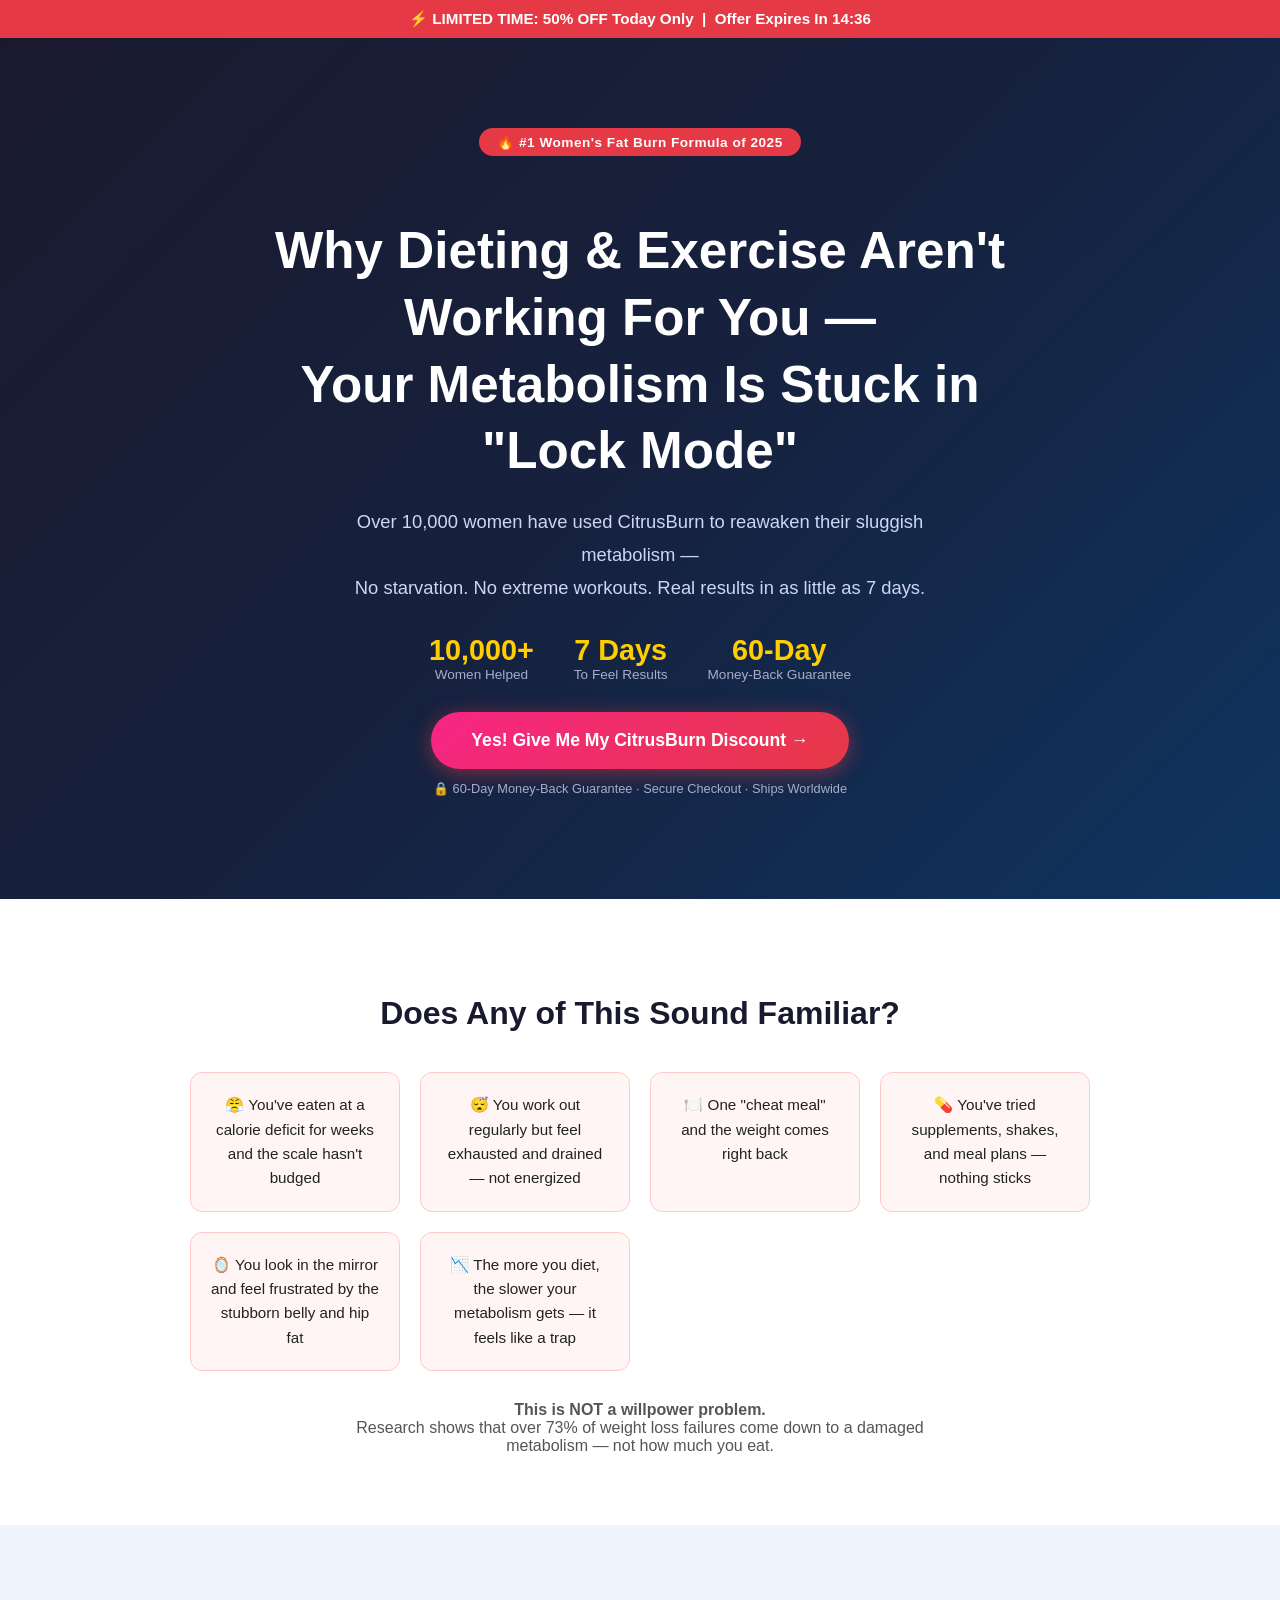
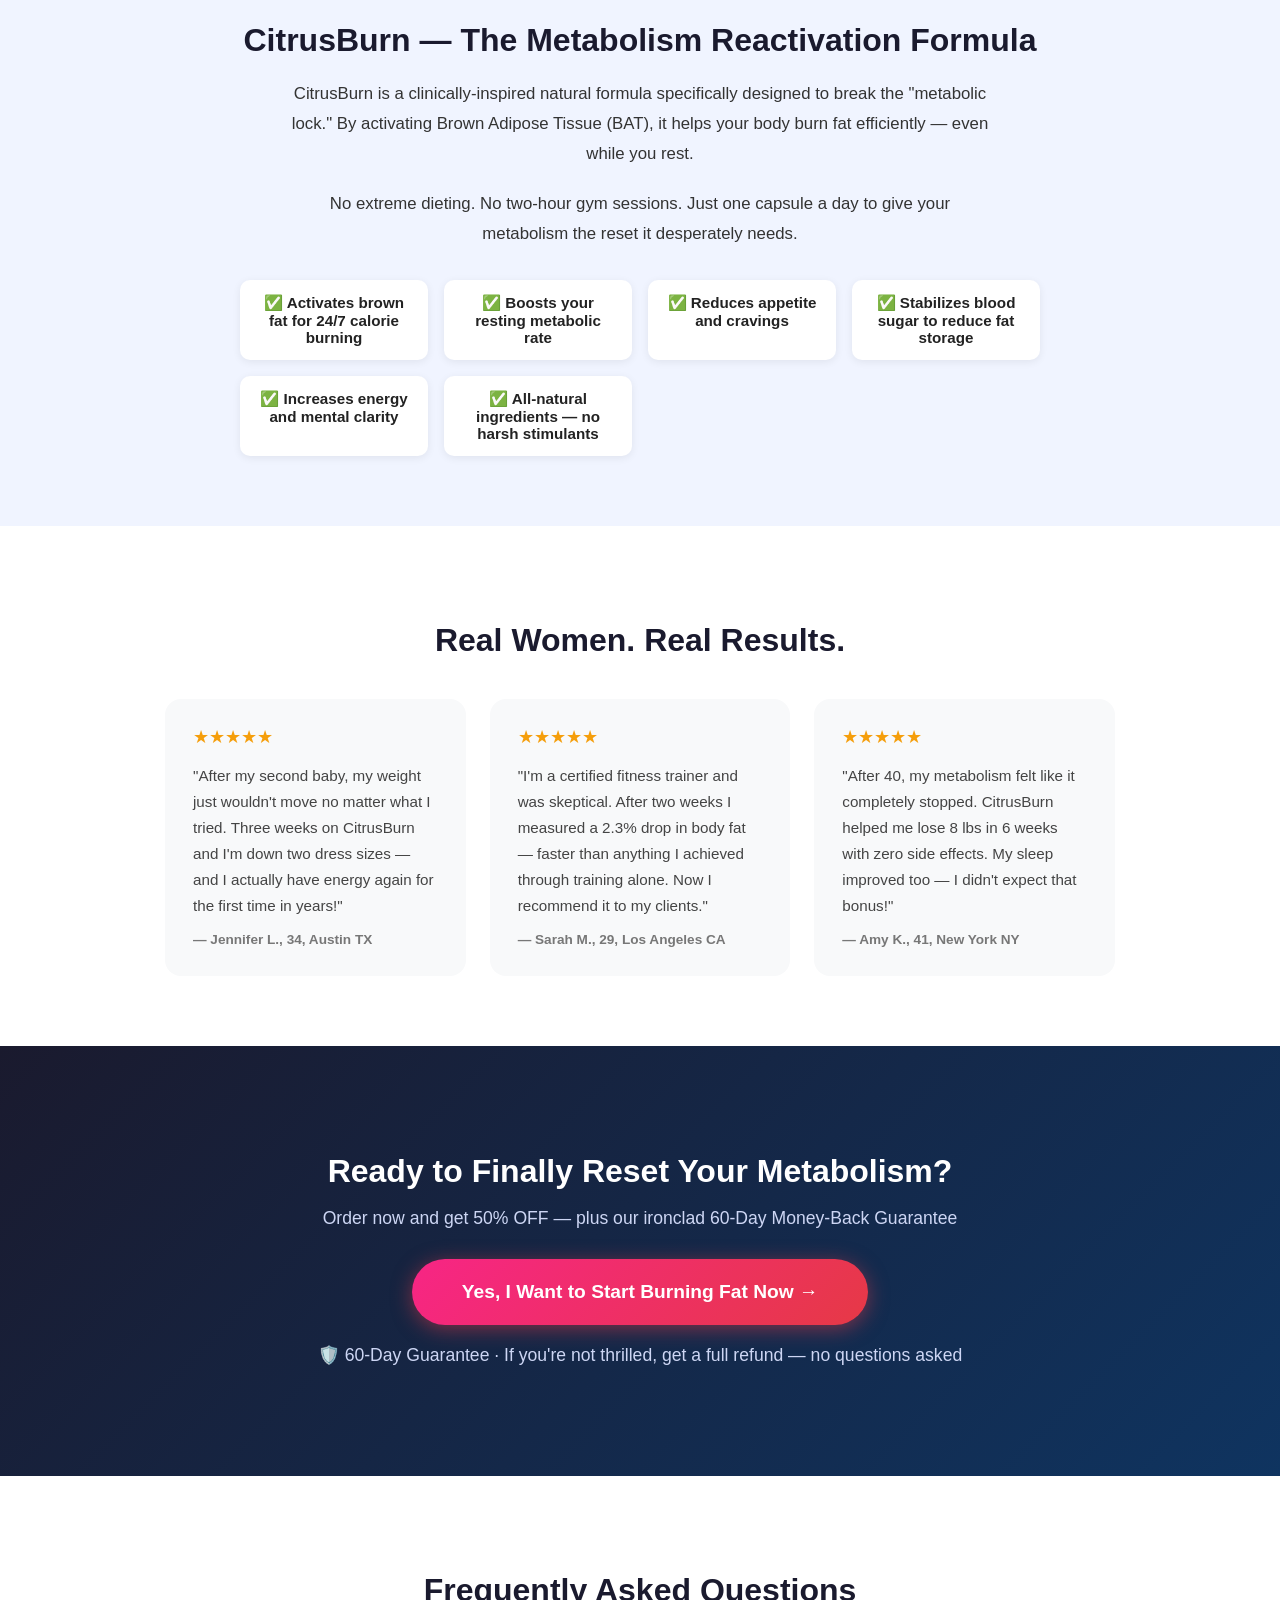
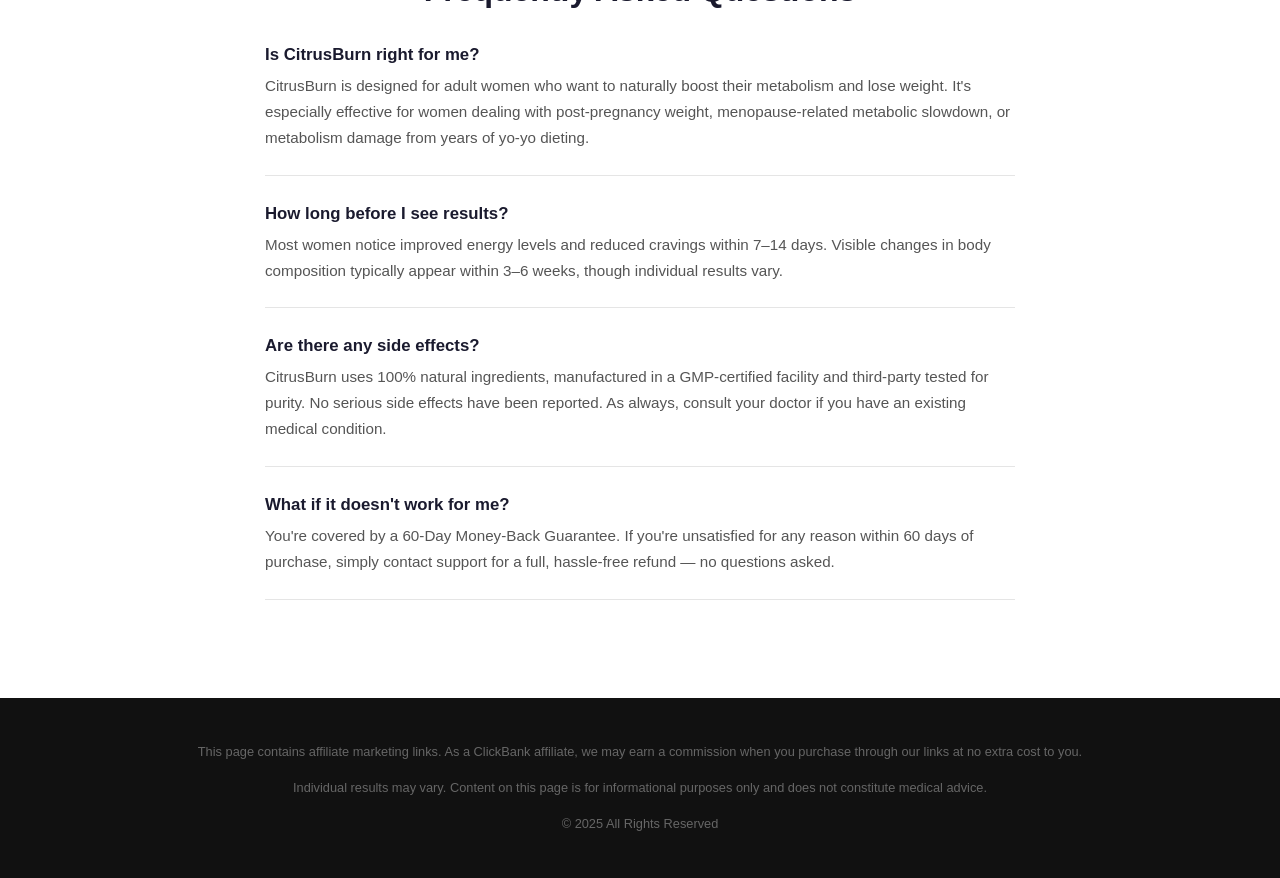
<file: index.html>
<!DOCTYPE html>
<html lang="en">
<head>
  <meta charset="UTF-8">
  <meta name="viewport" content="width=device-width, initial-scale=1.0">
  <title>The Metabolism Reset Formula | Feel the Difference in 7 Days | CitrusBurn</title>
  <link rel="stylesheet" href="style.css">
</head>
<body>

<!-- Top announcement bar -->
<div class="top-bar">
  ⚡ LIMITED TIME: 50% OFF Today Only &nbsp;|&nbsp; Offer Expires In <span id="countdown">14:37</span>
</div>

<!-- Hero section -->
<section class="hero">
  <div class="hero-inner container">
    <div class="badge">🔥 #1 Women's Fat Burn Formula of 2025</div>
    <h1>Why Dieting & Exercise Aren't Working For You —<br>Your Metabolism Is Stuck in "Lock Mode"</h1>
    <p class="subtitle">
      Over 10,000 women have used CitrusBurn to reawaken their sluggish metabolism —<br>
      No starvation. No extreme workouts. Real results in as little as 7 days.
    </p>
    <div class="stats-row">
      <div class="stat"><strong>10,000+</strong><span>Women Helped</span></div>
      <div class="stat"><strong>7 Days</strong><span>To Feel Results</span></div>
      <div class="stat"><strong>60-Day</strong><span>Money-Back Guarantee</span></div>
    </div>
    <a class="cta-btn" href="https://009b7hdzlyq1fud3wm6s5w5ovf.hop.clickbank.net/?traffic_source=fb&traffic_type=paid" target="_blank">Yes! Give Me My CitrusBurn Discount →</a>
    <p class="cta-note">🔒 60-Day Money-Back Guarantee · Secure Checkout · Ships Worldwide</p>
  </div>
</section>

<!-- Pain points section -->
<section class="problem">
  <div class="container">
    <h2>Does Any of This Sound Familiar?</h2>
    <div class="pain-grid">
      <div class="pain-card">😤 You've eaten at a calorie deficit for weeks and the scale hasn't budged</div>
      <div class="pain-card">😴 You work out regularly but feel exhausted and drained — not energized</div>
      <div class="pain-card">🍽️ One "cheat meal" and the weight comes right back</div>
      <div class="pain-card">💊 You've tried supplements, shakes, and meal plans — nothing sticks</div>
      <div class="pain-card">🪞 You look in the mirror and feel frustrated by the stubborn belly and hip fat</div>
      <div class="pain-card">📉 The more you diet, the slower your metabolism gets — it feels like a trap</div>
    </div>
    <p class="problem-note">
      <strong>This is NOT a willpower problem.</strong><br>
      Research shows that over 73% of weight loss failures come down to a damaged metabolism — not how much you eat.
    </p>
  </div>
</section>

<!-- Solution section -->
<section class="solution">
  <div class="container">
    <h2>CitrusBurn — The Metabolism Reactivation Formula</h2>
    <p>
      CitrusBurn is a clinically-inspired natural formula specifically designed to break the "metabolic lock."
      By activating Brown Adipose Tissue (BAT), it helps your body burn fat efficiently — even while you rest.
    </p>
    <p>
      No extreme dieting. No two-hour gym sessions. Just one capsule a day to give your metabolism
      the reset it desperately needs.
    </p>
    <div class="benefits">
      <div class="benefit">✅ Activates brown fat for 24/7 calorie burning</div>
      <div class="benefit">✅ Boosts your resting metabolic rate</div>
      <div class="benefit">✅ Reduces appetite and cravings</div>
      <div class="benefit">✅ Stabilizes blood sugar to reduce fat storage</div>
      <div class="benefit">✅ Increases energy and mental clarity</div>
      <div class="benefit">✅ All-natural ingredients — no harsh stimulants</div>
    </div>
  </div>
</section>

<!-- Testimonials section -->
<section class="testimonials">
  <div class="container">
    <h2>Real Women. Real Results.</h2>
    <div class="review-grid">
      <div class="review">
        <div class="stars">★★★★★</div>
        <p>"After my second baby, my weight just wouldn't move no matter what I tried. Three weeks on CitrusBurn and I'm down two dress sizes — and I actually have energy again for the first time in years!"</p>
        <strong>— Jennifer L., 34, Austin TX</strong>
      </div>
      <div class="review">
        <div class="stars">★★★★★</div>
        <p>"I'm a certified fitness trainer and was skeptical. After two weeks I measured a 2.3% drop in body fat — faster than anything I achieved through training alone. Now I recommend it to my clients."</p>
        <strong>— Sarah M., 29, Los Angeles CA</strong>
      </div>
      <div class="review">
        <div class="stars">★★★★★</div>
        <p>"After 40, my metabolism felt like it completely stopped. CitrusBurn helped me lose 8 lbs in 6 weeks with zero side effects. My sleep improved too — I didn't expect that bonus!"</p>
        <strong>— Amy K., 41, New York NY</strong>
      </div>
    </div>
  </div>
</section>

<!-- Order section -->
<section class="order-section">
  <div class="container">
    <h2>Ready to Finally Reset Your Metabolism?</h2>
    <p>Order now and get 50% OFF — plus our ironclad 60-Day Money-Back Guarantee</p>
    <a class="cta-btn large" href="https://009b7hdzlyq1fud3wm6s5w5ovf.hop.clickbank.net/?traffic_source=fb&traffic_type=paid" target="_blank">Yes, I Want to Start Burning Fat Now →</a>
    <p class="guarantee">🛡️ 60-Day Guarantee · If you're not thrilled, get a full refund — no questions asked</p>
  </div>
</section>

<!-- FAQ section -->
<section class="faq">
  <div class="container">
    <h2>Frequently Asked Questions</h2>
    <div class="faq-item">
      <strong>Is CitrusBurn right for me?</strong>
      <p>CitrusBurn is designed for adult women who want to naturally boost their metabolism and lose weight. It's especially effective for women dealing with post-pregnancy weight, menopause-related metabolic slowdown, or metabolism damage from years of yo-yo dieting.</p>
    </div>
    <div class="faq-item">
      <strong>How long before I see results?</strong>
      <p>Most women notice improved energy levels and reduced cravings within 7–14 days. Visible changes in body composition typically appear within 3–6 weeks, though individual results vary.</p>
    </div>
    <div class="faq-item">
      <strong>Are there any side effects?</strong>
      <p>CitrusBurn uses 100% natural ingredients, manufactured in a GMP-certified facility and third-party tested for purity. No serious side effects have been reported. As always, consult your doctor if you have an existing medical condition.</p>
    </div>
    <div class="faq-item">
      <strong>What if it doesn't work for me?</strong>
      <p>You're covered by a 60-Day Money-Back Guarantee. If you're unsatisfied for any reason within 60 days of purchase, simply contact support for a full, hassle-free refund — no questions asked.</p>
    </div>
  </div>
</section>

<footer>
  <p>This page contains affiliate marketing links. As a ClickBank affiliate, we may earn a commission when you purchase through our links at no extra cost to you.</p>
  <p>Individual results may vary. Content on this page is for informational purposes only and does not constitute medical advice.</p>
  <p>© 2025 All Rights Reserved</p>
</footer>

<script>
  let totalSeconds = 14 * 60 + 37;
  function updateCountdown() {
    const m = Math.floor(totalSeconds / 60);
    const s = totalSeconds % 60;
    document.getElementById('countdown').textContent =
      String(m).padStart(2,'0') + ':' + String(s).padStart(2,'0');
    if (totalSeconds > 0) totalSeconds--;
    else totalSeconds = 14 * 60 + 37;
  }
  updateCountdown();
  setInterval(updateCountdown, 1000);
</script>

</body>
</html>
</file>
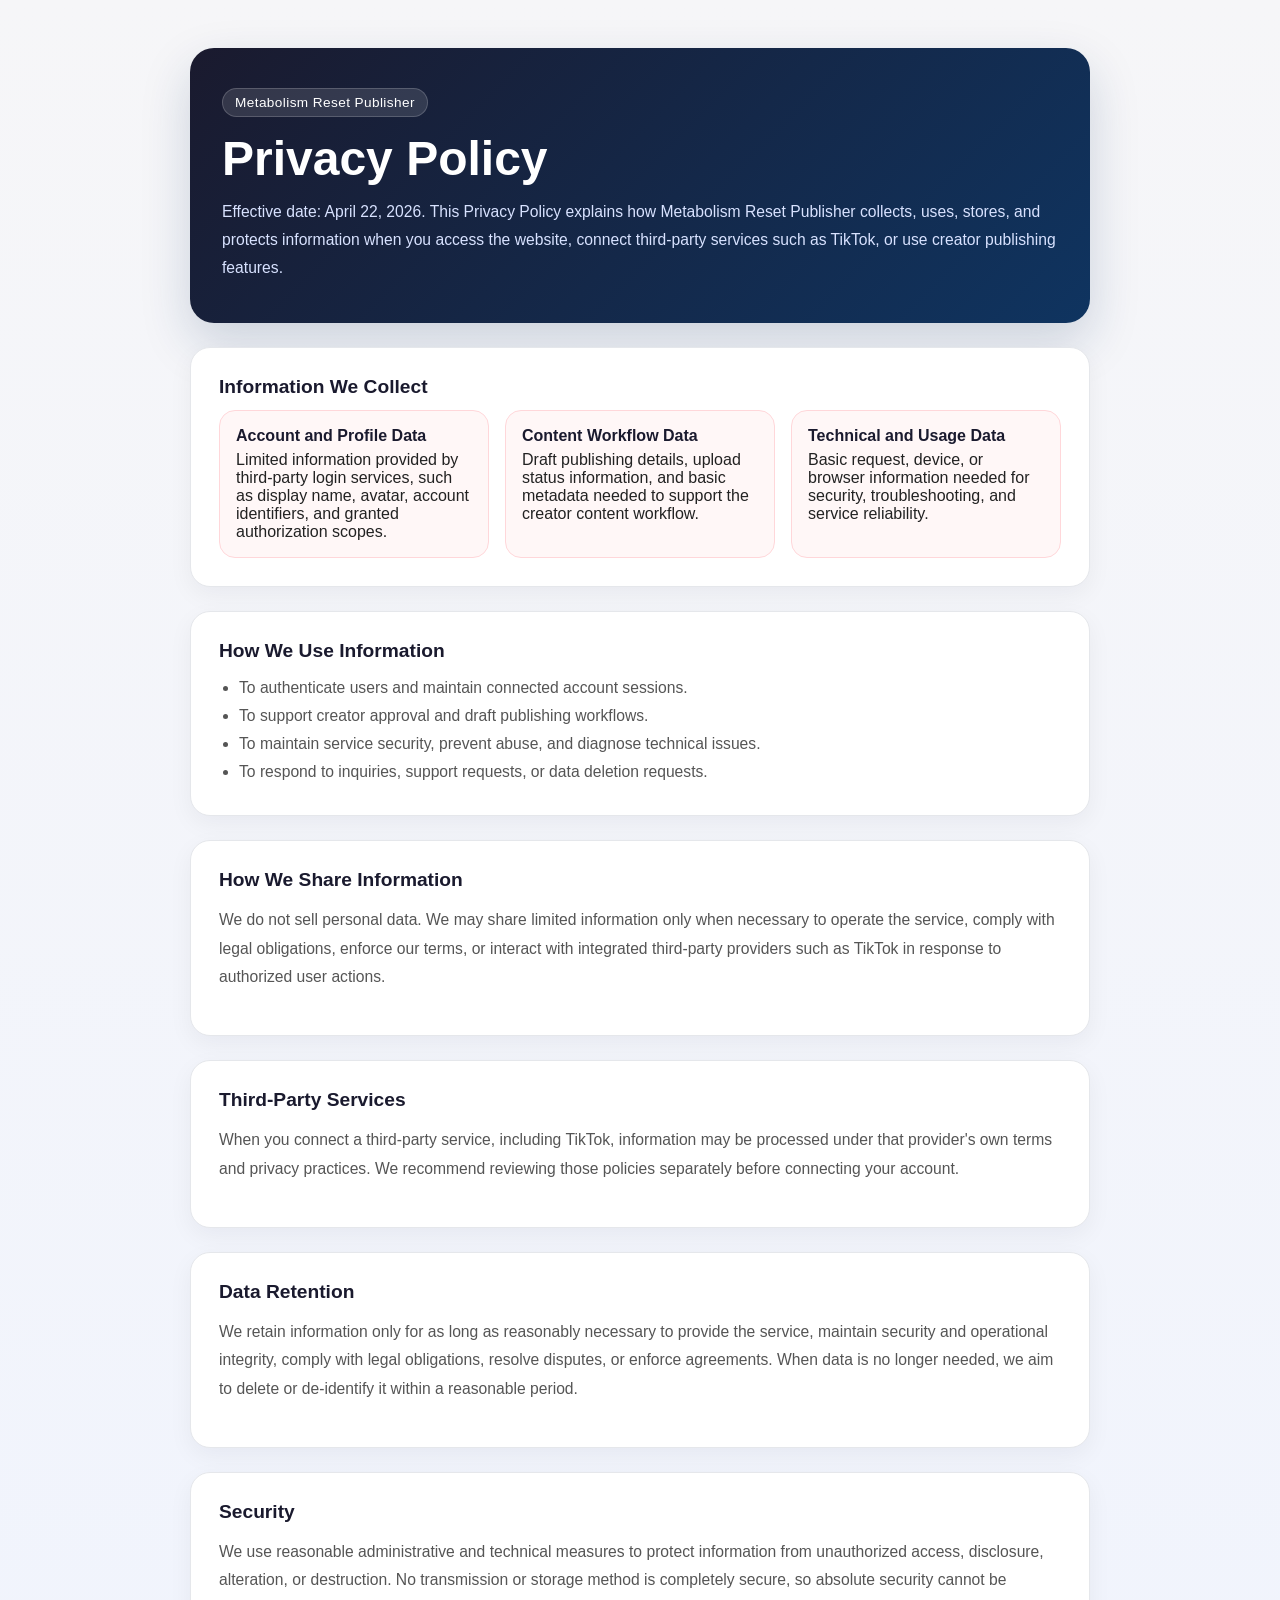
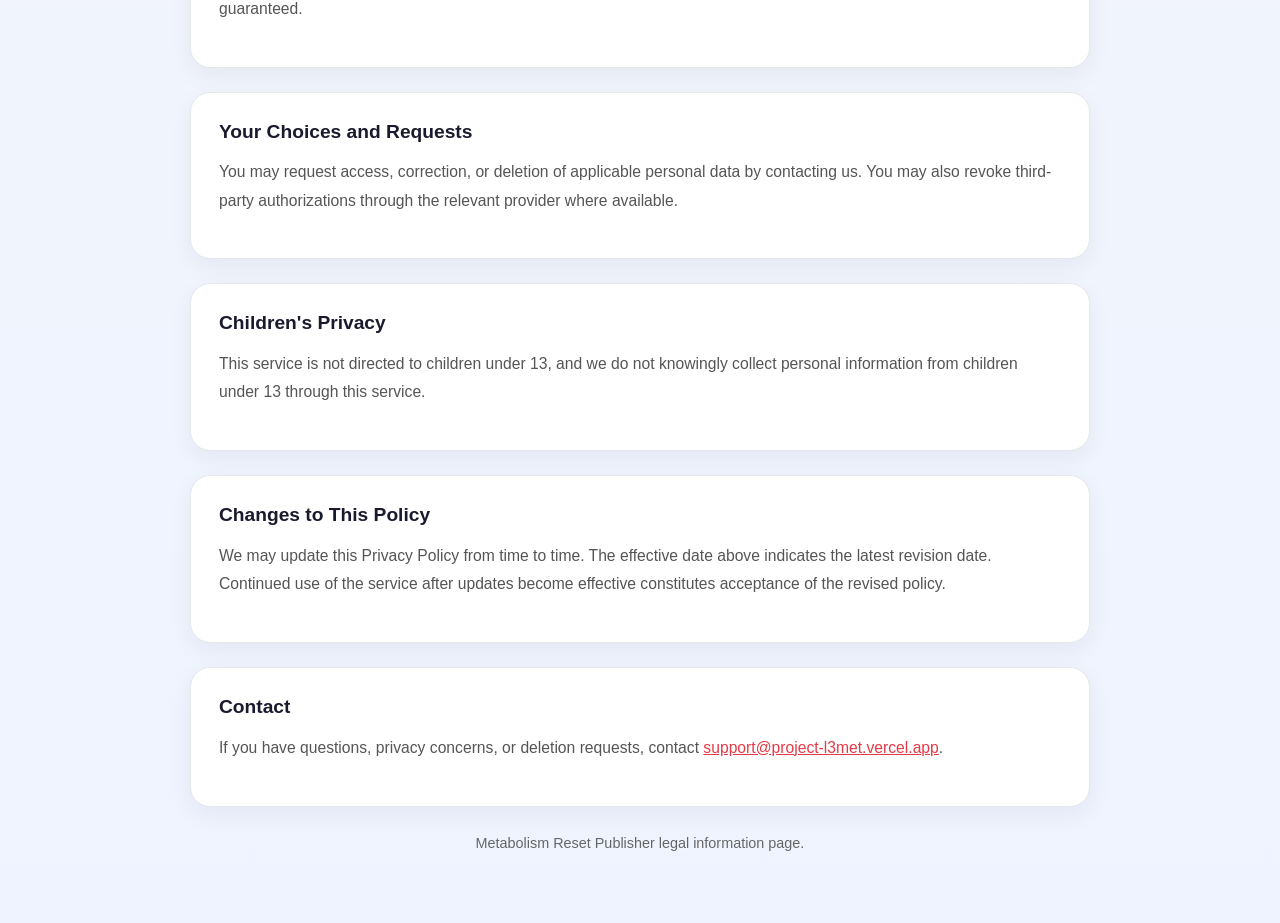
<file: privacy.html>
<!doctype html>
<html lang="en">
<head>
  <meta charset="utf-8">
  <meta name="viewport" content="width=device-width, initial-scale=1">
  <title>Privacy Policy | Metabolism Reset Publisher</title>
  <style>
    :root {
      color-scheme: light;
      --bg: #f6f6f8;
      --card: #ffffff;
      --text: #222;
      --muted: #555;
      --line: #e5e7eb;
      --accent: #e63946;
      --accent-dark: #1a1a2e;
    }
    * { box-sizing: border-box; }
    body {
      margin: 0;
      font-family: "Segoe UI", Tahoma, Geneva, Verdana, sans-serif;
      background: linear-gradient(180deg, #f6f6f8 0%, #eef3ff 100%);
      color: var(--text);
    }
    .wrap {
      width: min(900px, calc(100% - 32px));
      margin: 0 auto;
      padding: 48px 0 72px;
    }
    .hero {
      background: linear-gradient(135deg, var(--accent-dark) 0%, #0f3460 100%);
      color: #fff;
      border-radius: 24px;
      padding: 40px 32px;
      box-shadow: 0 20px 50px rgba(15, 52, 96, 0.18);
    }
    .eyebrow {
      display: inline-block;
      background: rgba(255,255,255,0.12);
      border: 1px solid rgba(255,255,255,0.18);
      border-radius: 999px;
      padding: 6px 12px;
      font-size: 0.85rem;
      letter-spacing: 0.03em;
      margin-bottom: 14px;
    }
    h1 { margin: 0 0 12px; font-size: clamp(2rem, 5vw, 3rem); }
    .hero p { margin: 0; color: #d8e2ff; line-height: 1.8; }
    .card {
      margin-top: 24px;
      background: var(--card);
      border: 1px solid var(--line);
      border-radius: 20px;
      padding: 28px;
      box-shadow: 0 8px 24px rgba(17, 24, 39, 0.05);
    }
    h2 {
      margin: 0 0 12px;
      font-size: 1.2rem;
      color: var(--accent-dark);
    }
    p, li {
      color: var(--muted);
      line-height: 1.8;
      font-size: 0.98rem;
    }
    ul { margin: 0; padding-left: 20px; }
    .grid {
      display: grid;
      gap: 16px;
      grid-template-columns: repeat(auto-fit, minmax(220px, 1fr));
      margin-top: 12px;
    }
    .box {
      background: #fff7f7;
      border: 1px solid #ffd7da;
      border-radius: 16px;
      padding: 16px;
    }
    .box strong {
      display: block;
      color: var(--accent-dark);
      margin-bottom: 6px;
    }
    a { color: var(--accent); }
    footer {
      margin-top: 28px;
      color: #666;
      font-size: 0.9rem;
      text-align: center;
    }
    @media (max-width: 640px) {
      .wrap { padding-top: 20px; }
      .hero, .card { padding: 22px; }
    }
  </style>
</head>
<body>
  <main class="wrap">
    <section class="hero">
      <div class="eyebrow">Metabolism Reset Publisher</div>
      <h1>Privacy Policy</h1>
      <p>Effective date: April 22, 2026. This Privacy Policy explains how Metabolism Reset Publisher collects, uses, stores, and protects information when you access the website, connect third-party services such as TikTok, or use creator publishing features.</p>
    </section>

    <section class="card">
      <h2>Information We Collect</h2>
      <div class="grid">
        <div class="box">
          <strong>Account and Profile Data</strong>
          Limited information provided by third-party login services, such as display name, avatar, account identifiers, and granted authorization scopes.
        </div>
        <div class="box">
          <strong>Content Workflow Data</strong>
          Draft publishing details, upload status information, and basic metadata needed to support the creator content workflow.
        </div>
        <div class="box">
          <strong>Technical and Usage Data</strong>
          Basic request, device, or browser information needed for security, troubleshooting, and service reliability.
        </div>
      </div>
    </section>

    <section class="card">
      <h2>How We Use Information</h2>
      <ul>
        <li>To authenticate users and maintain connected account sessions.</li>
        <li>To support creator approval and draft publishing workflows.</li>
        <li>To maintain service security, prevent abuse, and diagnose technical issues.</li>
        <li>To respond to inquiries, support requests, or data deletion requests.</li>
      </ul>
    </section>

    <section class="card">
      <h2>How We Share Information</h2>
      <p>We do not sell personal data. We may share limited information only when necessary to operate the service, comply with legal obligations, enforce our terms, or interact with integrated third-party providers such as TikTok in response to authorized user actions.</p>
    </section>

    <section class="card">
      <h2>Third-Party Services</h2>
      <p>When you connect a third-party service, including TikTok, information may be processed under that provider's own terms and privacy practices. We recommend reviewing those policies separately before connecting your account.</p>
    </section>

    <section class="card">
      <h2>Data Retention</h2>
      <p>We retain information only for as long as reasonably necessary to provide the service, maintain security and operational integrity, comply with legal obligations, resolve disputes, or enforce agreements. When data is no longer needed, we aim to delete or de-identify it within a reasonable period.</p>
    </section>

    <section class="card">
      <h2>Security</h2>
      <p>We use reasonable administrative and technical measures to protect information from unauthorized access, disclosure, alteration, or destruction. No transmission or storage method is completely secure, so absolute security cannot be guaranteed.</p>
    </section>

    <section class="card">
      <h2>Your Choices and Requests</h2>
      <p>You may request access, correction, or deletion of applicable personal data by contacting us. You may also revoke third-party authorizations through the relevant provider where available.</p>
    </section>

    <section class="card">
      <h2>Children's Privacy</h2>
      <p>This service is not directed to children under 13, and we do not knowingly collect personal information from children under 13 through this service.</p>
    </section>

    <section class="card">
      <h2>Changes to This Policy</h2>
      <p>We may update this Privacy Policy from time to time. The effective date above indicates the latest revision date. Continued use of the service after updates become effective constitutes acceptance of the revised policy.</p>
    </section>

    <section class="card">
      <h2>Contact</h2>
      <p>If you have questions, privacy concerns, or deletion requests, contact <a href="mailto:support@project-l3met.vercel.app">support@project-l3met.vercel.app</a>.</p>
    </section>

    <footer>
      Metabolism Reset Publisher legal information page.
    </footer>
  </main>
</body>
</html>
</file>
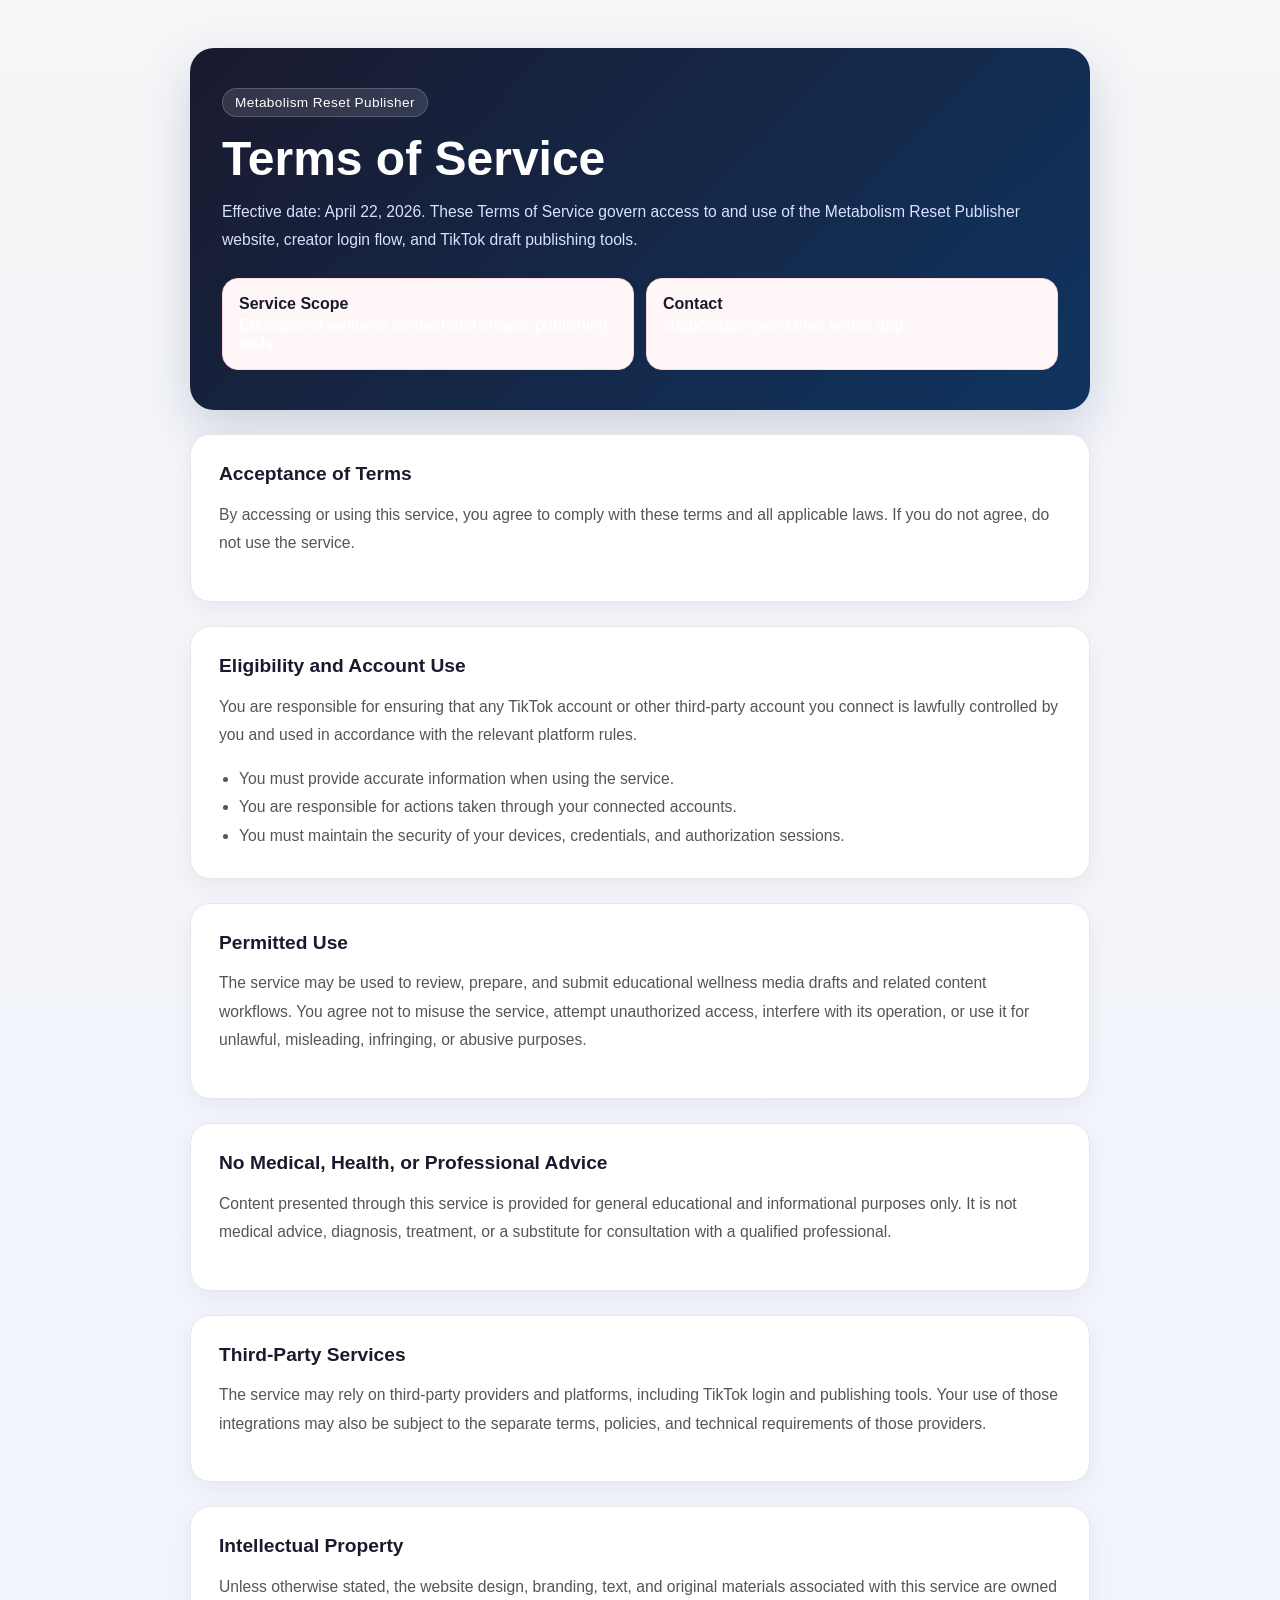
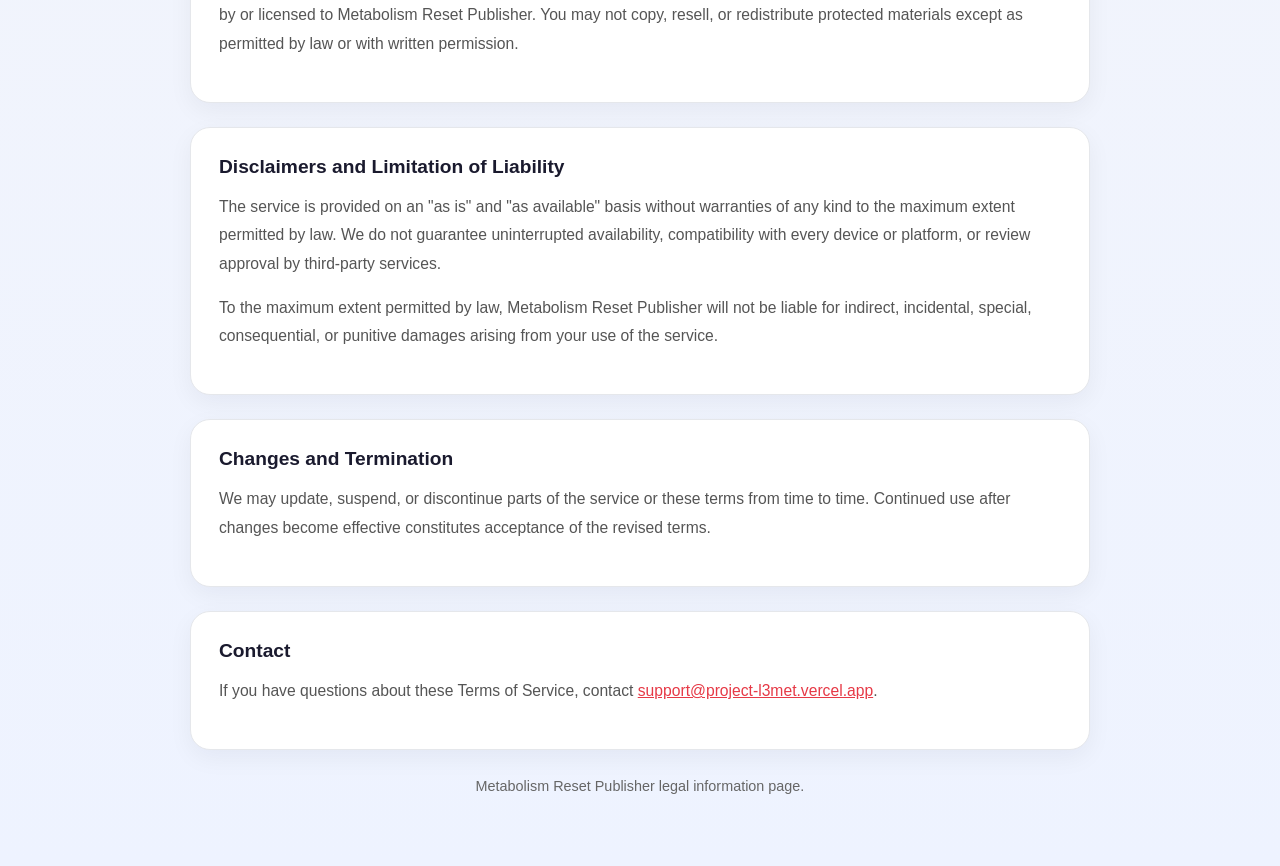
<file: terms.html>
<!doctype html>
<html lang="en">
<head>
  <meta charset="utf-8">
  <meta name="viewport" content="width=device-width, initial-scale=1">
  <title>Terms of Service | Metabolism Reset Publisher</title>
  <style>
    :root {
      color-scheme: light;
      --bg: #f6f6f8;
      --card: #ffffff;
      --text: #222;
      --muted: #555;
      --line: #e5e7eb;
      --accent: #e63946;
      --accent-dark: #1a1a2e;
    }
    * { box-sizing: border-box; }
    body {
      margin: 0;
      font-family: "Segoe UI", Tahoma, Geneva, Verdana, sans-serif;
      background: linear-gradient(180deg, #f6f6f8 0%, #eef3ff 100%);
      color: var(--text);
    }
    .wrap {
      width: min(900px, calc(100% - 32px));
      margin: 0 auto;
      padding: 48px 0 72px;
    }
    .hero {
      background: linear-gradient(135deg, var(--accent-dark) 0%, #0f3460 100%);
      color: #fff;
      border-radius: 24px;
      padding: 40px 32px;
      box-shadow: 0 20px 50px rgba(15, 52, 96, 0.18);
    }
    .eyebrow {
      display: inline-block;
      background: rgba(255,255,255,0.12);
      border: 1px solid rgba(255,255,255,0.18);
      border-radius: 999px;
      padding: 6px 12px;
      font-size: 0.85rem;
      letter-spacing: 0.03em;
      margin-bottom: 14px;
    }
    h1 { margin: 0 0 12px; font-size: clamp(2rem, 5vw, 3rem); }
    .hero p { margin: 0; color: #d8e2ff; line-height: 1.8; }
    .card {
      margin-top: 24px;
      background: var(--card);
      border: 1px solid var(--line);
      border-radius: 20px;
      padding: 28px;
      box-shadow: 0 8px 24px rgba(17, 24, 39, 0.05);
    }
    h2 {
      margin: 0 0 12px;
      font-size: 1.2rem;
      color: var(--accent-dark);
    }
    p, li {
      color: var(--muted);
      line-height: 1.8;
      font-size: 0.98rem;
    }
    ul { margin: 0; padding-left: 20px; }
    .meta {
      display: grid;
      gap: 12px;
      grid-template-columns: repeat(auto-fit, minmax(180px, 1fr));
      margin-top: 24px;
    }
    .meta-box {
      background: #fff7f7;
      border: 1px solid #ffd7da;
      border-radius: 16px;
      padding: 16px;
    }
    .meta-box strong {
      display: block;
      color: var(--accent-dark);
      margin-bottom: 4px;
    }
    a { color: var(--accent); }
    footer {
      margin-top: 28px;
      color: #666;
      font-size: 0.9rem;
      text-align: center;
    }
    @media (max-width: 640px) {
      .wrap { padding-top: 20px; }
      .hero, .card { padding: 22px; }
    }
  </style>
</head>
<body>
  <main class="wrap">
    <section class="hero">
      <div class="eyebrow">Metabolism Reset Publisher</div>
      <h1>Terms of Service</h1>
      <p>Effective date: April 22, 2026. These Terms of Service govern access to and use of the Metabolism Reset Publisher website, creator login flow, and TikTok draft publishing tools.</p>
      <div class="meta">
        <div class="meta-box">
          <strong>Service Scope</strong>
          Educational wellness content and creator publishing tools.
        </div>
        <div class="meta-box">
          <strong>Contact</strong>
          support@project-l3met.vercel.app
        </div>
      </div>
    </section>

    <section class="card">
      <h2>Acceptance of Terms</h2>
      <p>By accessing or using this service, you agree to comply with these terms and all applicable laws. If you do not agree, do not use the service.</p>
    </section>

    <section class="card">
      <h2>Eligibility and Account Use</h2>
      <p>You are responsible for ensuring that any TikTok account or other third-party account you connect is lawfully controlled by you and used in accordance with the relevant platform rules.</p>
      <ul>
        <li>You must provide accurate information when using the service.</li>
        <li>You are responsible for actions taken through your connected accounts.</li>
        <li>You must maintain the security of your devices, credentials, and authorization sessions.</li>
      </ul>
    </section>

    <section class="card">
      <h2>Permitted Use</h2>
      <p>The service may be used to review, prepare, and submit educational wellness media drafts and related content workflows. You agree not to misuse the service, attempt unauthorized access, interfere with its operation, or use it for unlawful, misleading, infringing, or abusive purposes.</p>
    </section>

    <section class="card">
      <h2>No Medical, Health, or Professional Advice</h2>
      <p>Content presented through this service is provided for general educational and informational purposes only. It is not medical advice, diagnosis, treatment, or a substitute for consultation with a qualified professional.</p>
    </section>

    <section class="card">
      <h2>Third-Party Services</h2>
      <p>The service may rely on third-party providers and platforms, including TikTok login and publishing tools. Your use of those integrations may also be subject to the separate terms, policies, and technical requirements of those providers.</p>
    </section>

    <section class="card">
      <h2>Intellectual Property</h2>
      <p>Unless otherwise stated, the website design, branding, text, and original materials associated with this service are owned by or licensed to Metabolism Reset Publisher. You may not copy, resell, or redistribute protected materials except as permitted by law or with written permission.</p>
    </section>

    <section class="card">
      <h2>Disclaimers and Limitation of Liability</h2>
      <p>The service is provided on an "as is" and "as available" basis without warranties of any kind to the maximum extent permitted by law. We do not guarantee uninterrupted availability, compatibility with every device or platform, or review approval by third-party services.</p>
      <p>To the maximum extent permitted by law, Metabolism Reset Publisher will not be liable for indirect, incidental, special, consequential, or punitive damages arising from your use of the service.</p>
    </section>

    <section class="card">
      <h2>Changes and Termination</h2>
      <p>We may update, suspend, or discontinue parts of the service or these terms from time to time. Continued use after changes become effective constitutes acceptance of the revised terms.</p>
    </section>

    <section class="card">
      <h2>Contact</h2>
      <p>If you have questions about these Terms of Service, contact <a href="mailto:support@project-l3met.vercel.app">support@project-l3met.vercel.app</a>.</p>
    </section>

    <footer>
      Metabolism Reset Publisher legal information page.
    </footer>
  </main>
</body>
</html>
</file>
<file: style.css>
/* ===========================
   CitrusBurn 落地页样式
   =========================== */

* { box-sizing: border-box; }

body {
  margin: 0;
  font-family: "Segoe UI", Tahoma, Geneva, Verdana, sans-serif;
  background: #f6f6f8;
  color: #222;
}

.container {
  width: min(1100px, 90%);
  margin: 0 auto;
}

/* --- 顶部公告栏 --- */
.top-bar {
  background: #e63946;
  color: white;
  text-align: center;
  padding: 10px;
  font-size: 0.95rem;
  font-weight: 600;
}

/* --- 英雄区 --- */
.hero {
  background: linear-gradient(135deg, #1a1a2e 0%, #16213e 50%, #0f3460 100%);
  color: white;
  padding: 90px 20px;
  text-align: center;
}

.hero-inner {
  max-width: 800px;
  margin: 0 auto;
}

.badge {
  display: inline-block;
  background: #e63946;
  color: white;
  padding: 6px 18px;
  border-radius: 999px;
  font-size: 0.85rem;
  font-weight: 700;
  margin-bottom: 20px;
  letter-spacing: 0.5px;
}

.hero h1 {
  font-size: clamp(2rem, 4vw, 3.2rem);
  margin-bottom: 20px;
  line-height: 1.3;
}

.subtitle {
  font-size: 1.15rem;
  max-width: 650px;
  margin: 0 auto 30px;
  line-height: 1.8;
  color: #cdd6f4;
}

.stats-row {
  display: flex;
  justify-content: center;
  gap: 40px;
  margin: 30px 0;
}

.stat {
  display: flex;
  flex-direction: column;
  align-items: center;
}

.stat strong {
  font-size: 1.8rem;
  color: #ffce00;
}

.stat span {
  font-size: 0.85rem;
  color: #a6adc8;
}

/* --- CTA 按钮 --- */
.cta-btn {
  display: inline-block;
  background: linear-gradient(135deg, #f72585, #e63946);
  color: white;
  padding: 18px 40px;
  border-radius: 999px;
  font-weight: 700;
  font-size: 1.1rem;
  text-decoration: none;
  transition: transform 0.2s, box-shadow 0.2s;
  box-shadow: 0 4px 20px rgba(231, 57, 70, 0.5);
}

.cta-btn:hover {
  transform: translateY(-2px);
  box-shadow: 0 8px 30px rgba(231, 57, 70, 0.7);
}

.cta-btn.large {
  font-size: 1.2rem;
  padding: 22px 50px;
}

.cta-note {
  font-size: 0.8rem;
  color: #a6adc8;
  margin-top: 12px;
}

/* --- 问题区 --- */
.problem {
  background: #fff;
  padding: 70px 20px;
  text-align: center;
}

.problem h2 {
  font-size: 2rem;
  margin-bottom: 40px;
  color: #1a1a2e;
}

.pain-grid {
  display: grid;
  grid-template-columns: repeat(auto-fit, minmax(200px, 1fr));
  gap: 20px;
  max-width: 900px;
  margin: 0 auto 30px;
}

.pain-card {
  background: #fff5f5;
  border: 1px solid #ffc9c9;
  border-radius: 12px;
  padding: 20px;
  font-size: 0.95rem;
  line-height: 1.6;
}

.problem-note {
  font-size: 1rem;
  color: #555;
  max-width: 600px;
  margin: 0 auto;
}

/* --- 解决方案区 --- */
.solution {
  background: #f0f4ff;
  padding: 70px 20px;
  text-align: center;
}

.solution h2 {
  font-size: 2rem;
  margin-bottom: 20px;
  color: #1a1a2e;
}

.solution p {
  max-width: 700px;
  margin: 0 auto 20px;
  font-size: 1.05rem;
  line-height: 1.8;
  color: #333;
}

.benefits {
  display: grid;
  grid-template-columns: repeat(auto-fit, minmax(160px, 1fr));
  gap: 16px;
  max-width: 800px;
  margin: 30px auto 0;
}

.benefit {
  background: white;
  border-radius: 10px;
  padding: 14px 16px;
  font-weight: 600;
  font-size: 0.95rem;
  box-shadow: 0 2px 8px rgba(0,0,0,0.07);
}

/* --- 评价区 --- */
.testimonials {
  background: white;
  padding: 70px 20px;
  text-align: center;
}

.testimonials h2 {
  font-size: 2rem;
  margin-bottom: 40px;
  color: #1a1a2e;
}

.review-grid {
  display: grid;
  grid-template-columns: repeat(auto-fit, minmax(250px, 1fr));
  gap: 24px;
  max-width: 950px;
  margin: 0 auto;
}

.review {
  background: #f8f9fa;
  border-radius: 16px;
  padding: 28px;
  text-align: left;
}

.stars {
  color: #f59e0b;
  font-size: 1.1rem;
  margin-bottom: 12px;
}

.review p {
  font-size: 0.95rem;
  line-height: 1.7;
  color: #444;
  margin-bottom: 12px;
}

.review strong {
  font-size: 0.85rem;
  color: #777;
}

/* --- 订单区 --- */
.order-section {
  background: linear-gradient(135deg, #1a1a2e 0%, #0f3460 100%);
  color: white;
  padding: 80px 20px;
  text-align: center;
}

.order-section h2 {
  font-size: 2rem;
  margin-bottom: 12px;
}

.order-section p {
  font-size: 1.1rem;
  color: #cdd6f4;
  margin-bottom: 30px;
}

.guarantee {
  margin-top: 20px;
  font-size: 0.9rem;
  color: #a6adc8;
}

/* --- FAQ 区 --- */
.faq {
  background: white;
  padding: 70px 20px;
}

.faq h2 {
  font-size: 2rem;
  margin-bottom: 36px;
  text-align: center;
  color: #1a1a2e;
}

.faq-item {
  max-width: 750px;
  margin: 0 auto 28px;
  border-bottom: 1px solid #e5e5e5;
  padding-bottom: 24px;
}

.faq-item strong {
  display: block;
  font-size: 1.05rem;
  margin-bottom: 8px;
  color: #1a1a2e;
}

.faq-item p {
  font-size: 0.95rem;
  line-height: 1.7;
  color: #555;
  margin: 0;
}

/* --- 页脚 --- */
footer {
  background: #111;
  color: #666;
  padding: 30px 20px;
  text-align: center;
  font-size: 0.8rem;
  line-height: 1.8;
}

/* --- 响应式 --- */
@media (max-width: 600px) {
  .stats-row { flex-direction: column; gap: 20px; }
  .hero h1 { font-size: 1.8rem; }
  .cta-btn { font-size: 1rem; padding: 16px 28px; }
}
}

.section p,
.section ul {
  max-width: 780px;
  margin-bottom: 20px;
  line-height: 1.8;
}

.features {
  display: grid;
  grid-template-columns: repeat(auto-fit, minmax(180px, 1fr));
  gap: 16px;
}

.feature {
  padding: 18px;
  border: 1px solid #e0e7ff;
  border-radius: 14px;
  background: #f5fbff;
  font-weight: 600;
}
</file>
